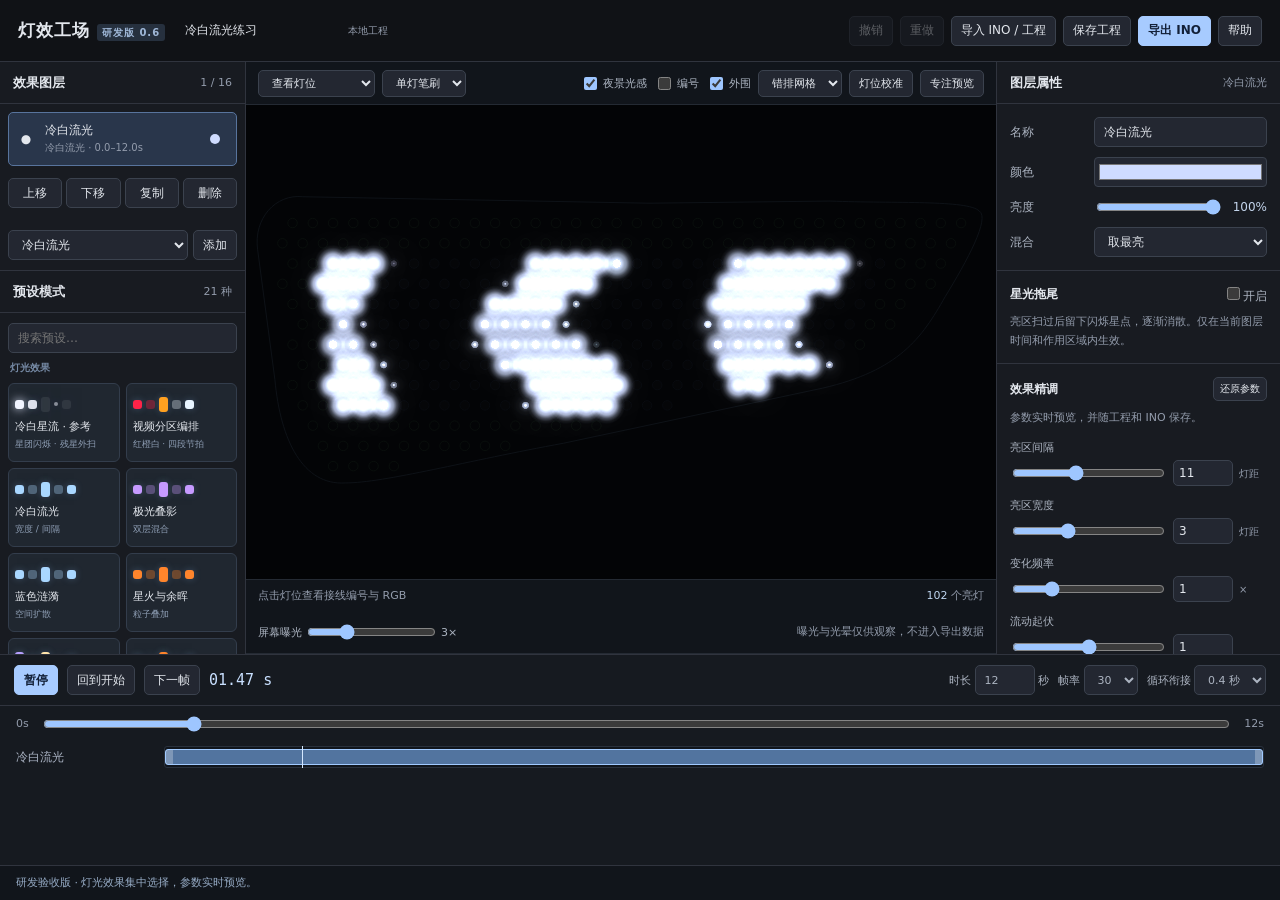
<file: index.html>
<!doctype html>
<html lang="zh-CN"><head><meta charset="utf-8"><meta name="viewport" content="width=device-width,initial-scale=1"><title>灯效工场 · 灯阵动画编辑器</title><meta name="description" content="199 灯异形灯阵模拟器，可编辑灯效图层、火焰与星光参数，本地导入工程和 INO，导出固件算法模块。"><link rel="stylesheet" href="studio.css"></head><body>
<header class="topbar"><div class="brand">灯效工场 <span class="version">研发版 0.6</span></div><div class="titlegroup"><input id="projectName" aria-label="工程名称" value="冷白流光练习"><span id="saveState" class="autosave">本地工程</span></div><div class="actions"><button id="undo" title="Ctrl+Z">撤销</button><button id="redo" title="Ctrl+Y">重做</button><button id="openImport">导入 INO / 工程</button><button id="saveProject">保存工程</button><button id="openExport" class="primary">导出 INO</button><button id="help">帮助</button></div></header>
<main class="workspace">
<aside class="left"><div class="section-head"><h2>效果图层</h2><span id="layerCount"></span></div><div id="layers" class="layer-list"></div><div class="layer-ops"><button id="layerUp">上移</button><button id="layerDown">下移</button><button id="duplicate">复制</button><button id="deleteLayer">删除</button></div><div class="addbar"><select id="addType" aria-label="添加效果类型"><option value="flow">冷白流光</option><option value="scan">柔光流水</option><option value="breathe">渐变呼吸</option><option value="ripple">扩散光环</option><option value="particles">星火粒子</option><option value="paint">静态绘制</option></select><button id="addLayer">添加</button></div><div class="section-head"><h2>预设模式</h2><span id="presetCount"></span></div><div class="preset-search"><input id="presetSearch" type="text" aria-label="搜索预设" placeholder="搜索预设…"></div><div class="preset-list" id="presetList"><button data-preset="flow">冷白流光 <small>视频参考</small></button><button data-preset="aurora">极光叠影 <small>双层混合</small></button><button data-preset="ripple">蓝色涟漪 <small>空间扩散</small></button><button data-preset="sparks">星火与余晖 <small>粒子叠加</small></button><button data-preset="blank">空白画布 <small>自由绘制</small></button></div><p class="left-note">图层从下往上叠加。<br>先选一个效果，再调整右侧参数。<br>替换工程后可用“撤销”返回。</p></aside>
<section class="stage-column"><div class="stage-tools"><div class="inline"><select id="tool" aria-label="画布工具"><option value="inspect">查看灯位</option><option value="paint">画笔 · 加入区域</option><option value="erase">橡皮 · 移出区域</option></select><select id="brush" aria-label="画笔大小"><option value="1">单灯笔刷</option><option value="2">中号笔刷</option><option value="3">大号笔刷</option></select></div><div class="inline"><label title="仅调整屏幕光感，不改变灯珠 RGB 或 INO"><input type="checkbox" id="nightView" checked>夜景光感</label><label><input type="checkbox" id="numbers">编号</label><label><input type="checkbox" id="refs" checked>外围</label><select id="layoutView" aria-label="灯位视图"><option value="grid">错排网格</option><option value="photo">原图对照</option></select><button id="calibrate">灯位校准</button><button id="focus">专注预览</button></div></div><div class="canvas-wrap"><div class="guide" id="canvasGuide">199 个可控灯 · 按照片实际灯位显示</div><canvas id="canvas" aria-label="灯阵画布，可选择灯位或绘制图层区域"></canvas></div><div class="stage-bottom"><span id="pixelInfo">点击灯位查看接线编号与 RGB</span><span><b id="litCount">0</b> 个亮灯</span></div><div class="stage-tools"><label>屏幕曝光 <input id="exposure" type="range" min="1" max="8" step=".5" value="3" aria-label="屏幕曝光"><output id="exposureValue">3×</output></label><small>曝光与光晕仅供观察，不进入导出数据</small></div></section>
<aside class="right"><div class="section-head"><h2>图层属性</h2><span id="typeLabel"></span></div><div id="inspectorEmpty" class="empty hide">添加一个效果图层开始编辑。</div><div id="inspector"><section class="section"><div class="field"><label for="layerName">名称</label><input id="layerName" type="text"></div><div class="field"><label for="color">颜色</label><input id="color" type="color"></div><div class="field"><label for="opacity">亮度</label><div class="range-pair"><input id="opacity" type="range" min="0" max="100" value="100"><output id="opacityValue">100%</output></div></div><div class="field"><label for="blend">混合</label><select id="blend"><option value="max">取最亮</option><option value="add">叠加发光</option><option value="normal">正常覆盖</option></select></div></section>
<section class="section hide" id="patternSection"><h3>图案与样式</h3><div class="field hide" id="textField"><label for="textContent">文字内容</label><input id="textContent" type="text" maxlength="160" placeholder="HELLO / 你好"></div><div class="field hide" id="directionField"><label for="textDirection">播放方式</label><select id="textDirection"><option value="left">向左滚动</option><option value="right">向右滚动</option><option value="still">居中静止</option></select></div><small class="hide" id="textHint">7 点高字形：英文数字更清楚，中文会简化。字号和中心位置在下方调整。</small><div class="field hide" id="glyphField"><label for="glyph">表情样式</label><select id="glyph"></select></div><div class="field hide" id="accentField"><label for="accent">高温颜色</label><input id="accent" type="color"></div><div class="field hide" id="beamsField"><label for="beams">光束数量</label><input id="beams" type="number" min="1" max="12" step="1"></div><div class="field hide" id="patternField"><label for="patternMode">交错方式</label><select id="patternMode"><option value="chase">交错流水</option><option value="checker">棋盘频闪</option><option value="halves">左右交替</option></select></div></section>
<section class="section hide" id="trailSection"><div class="tuning-heading"><h3>星光拖尾</h3><label><input id="trailEnabled" type="checkbox" aria-label="开启星光拖尾">开启</label></div><small>亮区扫过后留下闪烁星点，逐渐消散。仅在当前图层时间和作用区域内生效。</small><div id="trailFields"></div></section><section class="section hide" id="tuningSection"><div class="tuning-heading"><h3>效果精调</h3><button id="resetTuning">还原参数</button></div><small id="tuningHint"></small><div id="tuningFields"></div></section><section class="section" id="motionSection"><h3>运动与形状</h3><div class="field hide" id="geometryField"><label><input type="checkbox" id="geometry">实际灯位校正</label><small>按灯珠位置保持图案比例，补偿错排；关闭可对比旧版效果。</small></div><div class="field"><label for="speed">速度</label><div class="range-pair"><input id="speed" type="range" min="0" max="4" step=".05"><output id="speedValue"></output></div></div><div class="field"><label for="scale">光团大小</label><div class="range-pair"><input id="scale" type="range" min=".25" max="4" step=".05"><output id="scaleValue"></output></div></div><div class="field"><label for="angle">方向</label><div class="range-pair"><input id="angle" type="range" min="-180" max="180"><output id="angleValue"></output></div></div><div class="two-cols"><label>中心 X<input id="cx" type="number" min="0" max="28" step=".5"></label><label>中心 Y<input id="cy" type="number" min="0" max="8" step=".1"></label></div><div class="field" style="margin-top:10px"><label for="seed">随机种子</label><input id="seed" type="number" min="0" max="99999" step="1"></div></section>
<section class="section hide" id="legacySection"><h3>原始 INO 参数</h3><div class="field"><label for="legacyBrightness">BRIGHTNESS</label><input id="legacyBrightness" type="number" min="0" max="23" step="1"></div><div class="field"><label for="legacyInterval">触发间隔</label><input id="legacyInterval" type="number" min="0" max="254" step="1"></div><small>保留原算法；固定种子让拖动时间轴时可复现。</small></section>
<section class="section"><h3>时间与过渡</h3><div class="two-cols"><label>开始 / 秒<input id="start" type="number" min="0" step=".1"></label><label>结束 / 秒<input id="end" type="number" min=".1" step=".1"></label><label>淡入 / 秒<input id="fadeIn" type="number" min="0" max="30" step=".1"></label><label>淡出 / 秒<input id="fadeOut" type="number" min="0" max="30" step=".1"></label></div></section>
<section class="section"><h3>亮度关键帧</h3><small>设置上方亮度，定位时间后记录。<br>关键帧之间自动渐变。</small><button id="addKey" style="width:100%;margin-top:8px">在当前时间记录亮度</button><div id="keys" class="keys"></div></section>
<section class="section"><h3>作用区域 <small id="maskCount"></small></h3><small>用画笔添加灯位，用橡皮移除。<br>区域只限制当前图层。</small><div class="mask-actions"><button id="maskAll">全部灯位</button><button id="maskNone">清空区域</button><button id="maskInvert">反选</button></div></section></div></aside>
</main>
<section class="timeline"><div class="transport"><button id="play" class="primary">暂停</button><button id="restart">回到开始</button><button id="step">下一帧</button><output id="timecode" class="timecode">00.00 s</output><span class="spacer"></span><label>时长 <input id="duration" type="number" value="12" min="1" max="30" step="1"> 秒</label><label>帧率 <select id="fps"><option>10</option><option>20</option><option selected>30</option><option>40</option><option>60</option></select></label><label>循环衔接 <select id="loopFade"><option value="0">无</option><option value=".4" selected>0.4 秒</option><option value="1">1 秒</option><option value="2">2 秒</option></select></label></div><div class="scrub"><small>0s</small><input id="scrub" type="range" min="0" max="359" step="1" value="0" aria-label="时间轴定位"><small id="durationLabel">12s</small></div><div id="tracks" class="tracks"></div></section>
<footer id="status" class="statusbar" role="status">研发验收版 · 灯光效果集中选择，参数实时预览。</footer>
<dialog id="importDialog"><div class="dialog-head"><h2>导入 INO 或工程</h2><button data-close="importDialog">关闭</button></div><div class="dialog-body"><label class="dropzone">选择本地文件，或将文件拖到此处<input id="importFile" type="file" accept=".ino,.h,.json"></label><p><b>完整支持：</b>本编辑器导出的 INO / .h / 工程文件。<br><b>已适配外部代码：</b>你提供的 tuanExplode 粒子 INO。<br>其他 C++ 程序暂不自动编译，导入失败会保留当前工程。</p><label for="sourceText">也可以直接粘贴 INO 源码或工程 JSON</label><textarea id="sourceText" placeholder="#include ..." spellcheck="false"></textarea><div id="importResult" class="notice">文件仅在本机读取，不上传服务器。</div></div><div class="dialog-actions"><button id="loadKnown">填入原始粒子示例</button><button id="importText" class="primary">解析并预览</button></div></dialog>
<dialog id="layoutDialog"><div class="dialog-head"><h2>灯位校准</h2><button data-close="layoutDialog">关闭</button></div><div class="dialog-body"><p>先确认灯位，再检查图案。此网格依据照片重建，尚未用实物尺寸校准。每排按从左到右排列；偏移以一个横向灯距为单位，0.5 表示向右错开半颗灯。</p><label>纵向排距 / 横向灯距<input id="rowGap" type="number" min=".5" max="1.5" step=".01" value="1"></label><small>等边三角排列约为 0.866；照片近似为 1。请按实物间距确认。</small><div id="rowCalibration"></div><small>调整只改变灯位坐标，保留每排灯数和蛇形接线。布局会保存在工程中，并用于导出。</small><p id="calibrationError"></p></div><div class="dialog-actions"><button id="applyLayout" class="primary">应用布局</button></div></dialog><dialog id="exportDialog"><div class="dialog-head"><h2>导出灯效</h2><button data-close="exportDialog">关闭</button></div><div class="dialog-body">
<label class="field" for="exportMode">导出方式<select id="exportMode"><option value="algorithm">算法 + RMT · 小体积</option><option value="frames">逐帧 + RMT · 全效果</option></select></label>
<p id="exportDescription"></p><div id="algorithmOptions" class="export-grid"><label>模块名<input id="moduleName" type="text" value="LampEffect" maxlength="48" aria-label="固件模块名"></label><label id="resourceBudgetField">资源预算 / KiB<input id="resourceBudget" type="number" min="1" max="1024" step="1" value="64" aria-label="效果资源预算 KiB"></label></div>
<div class="export-grid"><label>数据引脚 GPIO<input id="pin" type="number" min="0" max="48" step="1"></label><label>输出亮度 0–255<input id="master" type="number" min="0" max="255" step="1"></label></div>
<div id="exportSummary" class="notice" style="white-space:pre-line"></div><p id="exportTarget"></p><small>算法模式支持火焰、冷白星流、静态绘制及它们的图层编排。其他效果与通用星光拖尾请使用逐帧模式。体积预算检查静态数值资源估算，不能代替原固件编译。</small>
<div id="exportResult"></div><div id="exportSourcePanel" class="hide"><div id="algorithmDownloads" class="inline"><a id="downloadZipLink" download>下载集成包</a><a id="downloadHeaderLink" download>下载头文件</a></div><div class="inline"><a id="downloadInoLink" download="LampEffect.ino">下载 INO</a><button id="copyIno">复制 INO 源码</button></div><details><summary style="margin:12px 0;cursor:pointer">查看生成的完整源码</summary><textarea id="exportSource" readonly aria-label="生成的 INO 源码" spellcheck="false"></textarea></details></div></div><div class="dialog-actions"><button id="exportIno" class="primary">生成并下载 RMT 包</button></div></dialog>
<dialog id="helpDialog"><div class="dialog-head"><h2>从一个效果到一段灯光动画</h2><button data-close="helpDialog">关闭</button></div><div class="dialog-body"><p>1. 从左侧选择效果起点，或添加多种效果图层。<br>2. 选中图层，在右侧调色、速度、大小和时间段。<br>3. 用画笔 / 橡皮限定灯位区域。静态绘制层可直接画图案。<br>4. 拖动时间轴定位，在不同时间记录亮度关键帧。图层时间条可整体拖动，两端可调整起止。<br>5. 保存工程；满意后导出 INO，并可重新导入继续编辑。</p><div class="notice">画面播放按项目帧率采样，与导出帧一致。屏幕曝光和光晕只影响观察。循环衔接将末段渐变回第一帧，可关闭以保留原始末尾。</div><p><kbd>Space</kbd> 播放 / 暂停　<kbd>Ctrl Z</kbd> 撤销　<kbd>Ctrl Y</kbd> 重做<br><kbd>Ctrl S</kbd> 保存工程　<kbd>← / →</kbd> 前后逐帧</p><small>灯效计算、文件解析和导出均在当前浏览器完成，工程文件不会上传到服务器。自动保存仅限当前浏览器；切换网址或设备前，请点击“保存工程”另存文件。</small></div></dialog>
<dialog id="projectDialog"><div class="dialog-head"><h2>保存可编辑工程</h2><button data-close="projectDialog">关闭</button></div><div class="dialog-body"><div id="projectSaveResult" class="notice"></div><div class="inline"><a id="downloadProjectLink" download>手动下载工程文件</a><button id="copyProject">复制工程内容</button></div><textarea id="projectSource" readonly aria-label="工程 JSON 内容"></textarea><small>将内容保存为 .lamp.json，可通过“导入 INO / 工程”继续编辑。</small></div></dialog>
<script src="studio-layout.js"></script><script src="studio-patterns.js?v=head-stars-1"></script><script src="studio-flame.js?v=flame-profile-1"></script><script src="studio-tuning.js?v=head-stars-1"></script><script src="studio-trails.js"></script><script src="studio-sweep-motion.js"></script><script src="studio-head-stars.js?v=head-stars-1"></script><script src="studio-reference-sweep.js?v=head-stars-1"></script><script src="studio-engine.js?v=flame-profile-1"></script><script src="studio-algorithm-flame.js?v=algorithm-export-1"></script><script src="studio-algorithm-sweep.js?v=head-stars-1"></script><script src="studio-algorithm.js?v=head-stars-1"></script><script src="studio-codec.js?v=rmt-export-1"></script><script src="studio-rmt-driver.js?v=rmt-export-1"></script><script src="studio-rmt.js?v=rmt-export-1"></script><script src="studio-optics.js"></script><script src="studio-app.js?v=parameter-input-3"></script>
</body></html>
</file>
<file: studio.css>
:root{color-scheme:dark;--bg:#101216;--panel:#181b21;--line:#30343e;--text:#e3e7ed;--muted:#939cac;--accent:#9ec6ff;font-family:system-ui,"Microsoft YaHei",sans-serif;font-size:12px}*{box-sizing:border-box}body{margin:0;background:var(--bg);color:var(--text)}button,input,select,textarea{font:inherit;color:inherit}button,select,input[type=number],input[type=text]{background:#232731;border:1px solid #3b424e;border-radius:5px;min-height:30px;padding:5px 9px}button{cursor:pointer;white-space:nowrap}button:hover{background:#343c49}button:disabled{opacity:.35;cursor:default}button.primary{color:#132139;background:#a7cbff;border-color:#a7cbff;font-weight:600}button:focus-visible,input:focus-visible,select:focus-visible,textarea:focus-visible{outline:2px solid var(--accent);outline-offset:2px}input[type=range]{accent-color:var(--accent);min-width:0}input[type=checkbox]{accent-color:var(--accent)}input[type=color]{width:38px;height:30px;padding:2px;background:#232731;border:1px solid #3b424e;border-radius:4px}label{color:#acb4c1}small{font-size:11px;color:var(--muted);line-height:1.7}h1,h2,h3,p{margin:0}h2{font-size:13px;font-weight:600}h3{font-size:12px;font-weight:600;margin-bottom:12px}.topbar{min-height:62px;display:flex;align-items:center;gap:16px;padding:10px 18px;border-bottom:1px solid var(--line);flex-wrap:wrap}.brand{font-size:17px;letter-spacing:1px;font-weight:650}.version{font-size:10px;color:#9fb7d7;background:#26303e;padding:3px 5px;border-radius:3px}.titlegroup{display:flex;align-items:center;gap:9px;flex:1}.titlegroup input{max-width:210px;background:transparent;border-color:transparent}.titlegroup input:hover{border-color:#3b424e}.actions,.inline{display:flex;align-items:center;gap:7px;flex-wrap:wrap}.autosave{font-size:10px;color:var(--muted)}.workspace{display:grid;grid-template-columns:210px minmax(340px,1fr) 264px;min-height:430px;height:calc(100dvh - 308px);max-height:860px}.left,.right{background:var(--panel);overflow:auto;min-width:0}.left{border-right:1px solid var(--line)}.right{border-left:1px solid var(--line)}.section-head{height:42px;padding:10px 13px;border-bottom:1px solid var(--line);display:flex;align-items:center;justify-content:space-between}.section-head span{font-size:11px;color:var(--muted)}.layer-list{padding:8px}.layer-row{border:1px solid transparent;display:grid;grid-template-columns:23px 1fr 20px;align-items:center;padding:9px 6px;gap:7px;border-radius:5px;margin-bottom:4px;cursor:pointer;background:#20242c}.layer-row.selected{background:#29364b;border-color:#58749d}.layer-row small{display:block;font-size:10px}.layer-row button{padding:0;min-height:22px;width:22px;background:none;border:0}.layer-row .name{overflow:hidden;text-overflow:ellipsis;white-space:nowrap}.dot{width:10px;height:10px;border-radius:50%;display:block}.layer-ops{display:grid;grid-template-columns:repeat(4,1fr);gap:4px;padding:0 8px 12px}.layer-ops button{padding:4px;min-width:0}.addbar{display:flex;padding:10px 8px;gap:5px;border-bottom:1px solid var(--line)}.addbar select{width:125px;min-width:0;flex:1}.preset-list{display:grid;gap:6px;padding:12px 8px}.preset-list button{text-align:left;display:flex;justify-content:space-between;align-items:center;padding:10px}.preset-list small{font-size:10px}.left-note{padding:12px;line-height:1.7;color:var(--muted);font-size:11px}.stage-column{display:flex;flex-direction:column;min-width:0;background:#11151b}.stage-tools{min-height:43px;display:flex;align-items:center;justify-content:space-between;padding:7px 12px;gap:8px;border-bottom:1px solid #242a33;flex-wrap:wrap}.stage-tools label{display:flex;align-items:center;gap:3px;font-size:11px}.stage-tools button{font-size:11px;min-height:26px}.stage-tools select{max-width:125px;font-size:11px;min-height:26px}.canvas-wrap{flex:1;position:relative;min-height:245px;overflow:hidden}.canvas-wrap canvas{width:100%;height:100%;display:block;touch-action:none}.canvas-wrap .guide{position:absolute;left:14px;top:12px;font-size:10px;color:#768493;pointer-events:none}.stage-bottom{padding:8px 12px;display:flex;justify-content:space-between;gap:6px;flex-wrap:wrap;color:var(--muted);font-size:11px;border-top:1px solid #242a33}.stage-bottom b{font-weight:400;color:#bed4ef}.right .section{padding:13px;border-bottom:1px solid var(--line)}.field{display:grid;grid-template-columns:76px minmax(0,1fr);gap:8px;align-items:center;margin-bottom:10px}.field:last-child{margin-bottom:0}.field>input,.field>select{width:100%;min-width:0}.field input[type=color]{width:100%}.range-pair{display:flex;align-items:center;gap:7px;min-width:0}.range-pair input[type=range]{width:100%;min-width:30px}.range-pair output{width:37px;flex-shrink:0;text-align:right;font-variant-numeric:tabular-nums;color:#c3d4eb}.two-cols{display:grid;grid-template-columns:1fr 1fr;gap:8px}.two-cols label{display:block;font-size:11px}.two-cols input{width:100%;margin-top:5px}.keys{display:flex;flex-direction:column;gap:5px;margin-top:9px}.key{display:flex;gap:5px}.key button:first-child{flex:1;text-align:left}.key button{font-size:11px;min-height:25px}.mask-actions{display:flex;gap:5px;flex-wrap:wrap;margin-top:8px}.mask-actions button{font-size:11px}.timeline{border-top:1px solid var(--line);background:#161a20;min-height:211px}.transport{display:flex;align-items:center;gap:9px;padding:10px 14px;flex-wrap:wrap;border-bottom:1px solid var(--line)}.transport .spacer{flex:1}.transport input[type=number]{width:60px}.transport label{font-size:11px}.timecode{font-family:ui-monospace,Consolas,monospace;font-size:15px;min-width:78px;color:#c9e0ff}.scrub{display:flex;align-items:center;gap:12px;padding:8px 16px}.scrub input{flex:1}.scrub small{font-variant-numeric:tabular-nums}.tracks{max-height:148px;overflow:auto;padding:0 16px 12px}.track{display:grid;grid-template-columns:140px 1fr;gap:8px;align-items:center;height:30px}.track-label{color:#abb4c4;white-space:nowrap;overflow:hidden;text-overflow:ellipsis;cursor:pointer}.track-bed{height:22px;background:#10151c;position:relative;border:1px solid #29313c;border-radius:3px}.clip{position:absolute;top:2px;bottom:2px;background:#405671;border:1px solid #6b8bb6;border-radius:3px;min-width:4px;cursor:grab;touch-action:none}.clip.selected{background:#52749f;border-color:#a1caff}.clip .handle{position:absolute;top:0;bottom:0;width:7px;background:#ffffff40;cursor:ew-resize}.clip .handle.start{left:0}.clip .handle.end{right:0}.clip .keymark{position:absolute;top:5px;height:5px;width:5px;background:#e3efff;transform:rotate(45deg);pointer-events:none}.playhead{position:absolute;top:-1px;bottom:-1px;background:#d5e8ff;width:1px;pointer-events:none}.statusbar{min-height:35px;background:#11151b;border-top:1px solid var(--line);padding:9px 16px;color:#96abc5;font-size:11px}.statusbar.error{color:#ffada5}.focus .workspace{grid-template-columns:minmax(0,1fr)}.focus .left,.focus .right{display:none}.focus .workspace{height:calc(100dvh - 300px);min-height:440px}.empty{padding:22px 12px;color:var(--muted);line-height:1.8}dialog{background:#1c212a;color:var(--text);border:1px solid #4e5a6c;border-radius:10px;width:min(640px,92vw);padding:0;max-height:90vh;overflow:auto}dialog::backdrop{background:#000a}.dialog-head{display:flex;justify-content:space-between;align-items:center;padding:17px 20px;border-bottom:1px solid var(--line)}.dialog-body{padding:20px;display:grid;gap:14px}.dialog-body p{line-height:1.7;color:#b8c1cf}.dialog-body textarea{width:100%;height:190px;resize:vertical;background:#111720;border:1px solid #414b5d;border-radius:5px;padding:10px;font:11px/1.6 ui-monospace,Consolas,monospace}.dialog-actions{display:flex;justify-content:flex-end;gap:8px;padding:12px 20px 18px}.dropzone{border:1px dashed #667995;border-radius:7px;padding:18px;display:block;text-align:center;cursor:pointer;background:#202b3b}.dropzone input{display:block;margin:10px auto 0;width:100%;font-size:12px}.notice{padding:12px;background:#131b27;border-radius:5px;font-size:12px;line-height:1.8;color:#b9c9de}.notice.error{background:#2a191c;color:#ffb8b1}.hide{display:none!important}kbd{font:11px ui-monospace,monospace;padding:2px 5px;border:1px solid #4d596a;border-radius:3px}.export-grid{display:grid;grid-template-columns:1fr 1fr;gap:10px}.export-grid label{display:flex;align-items:center;justify-content:space-between;gap:10px}.export-grid input{width:90px}a{color:#a4caff}@media(max-width:1050px){.workspace{grid-template-columns:172px minmax(300px,1fr) 224px}.topbar{gap:10px;padding:8px 12px}.titlegroup{gap:3px}.titlegroup input{max-width:150px}.right .section{padding:10px}.field{grid-template-columns:62px minmax(0,1fr)}.layer-ops{grid-template-columns:repeat(2,1fr)}}@media(max-width:760px){.workspace{grid-template-columns:150px minmax(250px,1fr);height:auto;max-height:none}.stage-column{min-height:380px}.right{grid-column:1/-1;display:grid;grid-template-columns:1fr 1fr}.right>.section-head{grid-column:1/-1}.left{max-height:480px}.topbar{align-items:flex-start}.titlegroup{flex:1}.actions{width:100%}.track{grid-template-columns:90px 1fr}.focus .workspace{grid-template-columns:1fr}.focus .stage-column{min-height:440px}.transport{gap:6px}.autosave{display:none}}@media(max-width:430px){.workspace{grid-template-columns:130px minmax(230px,1fr)}.right{grid-template-columns:1fr}.brand{font-size:15px}.topbar .version{display:none}.stage-tools{padding:5px}.stage-tools select{max-width:100px}.export-grid{grid-template-columns:1fr}}
.preset-search{padding:10px 8px 0}.preset-search input{width:100%;min-width:0}.preset-list button{display:block;white-space:normal}.preset-list button span{display:block;font-size:12px}.preset-list button small{display:block;margin-top:4px;color:#8e9eb4;line-height:1.4}.preset-category{font-size:10px;color:#7589a4;letter-spacing:1px;margin:10px 4px 1px}.preset-category:first-child{margin-top:0}

/* Keep the physical canvas inside the stage, including focus preview. */
.stage-column{min-height:0}.canvas-wrap canvas{position:absolute;inset:0}#geometryField{grid-template-columns:1fr;gap:4px}

.calibration-row{display:flex;justify-content:space-between;align-items:center;gap:16px;margin:6px 0}.calibration-row input{width:100px}#rowGap{margin-left:12px;width:90px}

/* Compact effect library and effect-specific controls. */
.workspace{grid-template-columns:246px minmax(340px,1fr) 284px}.preset-list{grid-template-columns:repeat(2,minmax(0,1fr));gap:6px;padding:8px}.preset-category{grid-column:1/-1;letter-spacing:0;margin:9px 2px 2px}.preset-list .preset-tile{padding:8px 6px;min-height:79px;border:1px solid #333d4c;background:#202730;text-align:left;border-radius:6px;overflow:hidden}.preset-tile.active{border-color:#9bc9ff;background:#293c55;box-shadow:inset 0 0 0 1px #7696bb}.preset-list .preset-tile span{font-size:11px;line-height:1.5;white-space:normal}.preset-list .preset-tile small{font-size:9px;margin-top:2px;white-space:nowrap;overflow:hidden;text-overflow:ellipsis}.preset-swatch{display:flex;gap:4px;height:20px;align-items:center;margin-bottom:5px}.preset-swatch b{display:block;width:9px;height:9px;border-radius:3px;background:#a9d7ff;box-shadow:0 0 7px #8dc4ff44}.preset-swatch b:nth-child(2n){opacity:.35}.preset-swatch b:nth-child(3){height:15px}.swatch-showcase b:nth-child(-n+2){background:#ff2449}.swatch-showcase b:nth-child(3){background:#ffa222}.swatch-showcase b:nth-child(n+4){background:#e8f4ff}.swatch-showcase b{opacity:1}.swatch-flame b,.swatch-sparks b{background:#ff852c}.swatch-rain b,.swatch-equalizer b{background:#63e9b2}.swatch-aurora b,.swatch-spiral b{background:#c79aff}.tuning-heading{display:flex;justify-content:space-between;align-items:center;margin-bottom:8px}.tuning-heading h3{margin:0}.tuning-heading button{font-size:10px;min-height:24px;padding:3px 6px}.tuning-field{margin-top:12px}.tuning-field>label{display:block;font-size:11px;margin-bottom:5px}.tuning-pair{display:flex;gap:6px;align-items:center}.tuning-pair input[type=range]{flex:1;width:60px}.tuning-pair input[type=number]{width:60px;min-height:26px;padding:3px 5px}.tuning-pair small{width:28px;font-size:10px}.tuning-field input[type=color]{width:100%;height:26px}
@media(max-width:1100px){.workspace{grid-template-columns:206px minmax(300px,1fr) 244px}}
@media(max-width:760px){.workspace{grid-template-columns:190px minmax(250px,1fr)}.preset-list .preset-tile{min-height:74px}.right{grid-column:1/-1}}

.trail-color{display:grid;gap:8px;margin-top:14px}.trail-color>label{font-size:11px}.trail-color input[type=color]{width:100%}.swatch-magic-comet b{background:#ffe5ad}.swatch-magic-comet b:first-child{background:#b7a0ff;height:15px}.swatch-magic-comet b:nth-child(2){opacity:.8}.swatch-magic-comet b:nth-child(4){opacity:.25}

.swatch-whiteSweep b{background:#f1f4ff;opacity:.08}.swatch-whiteSweep b:nth-child(1){opacity:1;box-shadow:0 0 10px #e1e7ff}.swatch-whiteSweep b:nth-child(2){opacity:.9}.swatch-whiteSweep b:nth-child(4){opacity:.5;width:4px;height:4px}

.reference-review-link{display:block;font-size:11px;margin-top:10px}
.tuning-toggle{display:flex;align-items:center;justify-content:space-between;min-height:32px;padding:6px 0}.tuning-toggle>label{margin:0;cursor:pointer}.tuning-toggle>input{width:17px;height:17px;cursor:pointer}
.sweep-tuning-group{border-top:1px solid #35404d;margin-top:14px}.sweep-tuning-group>summary{cursor:pointer;font-size:12px;font-weight:600;color:#dce6f4;padding:12px 0 4px;list-style-position:inside}.sweep-tuning-group>summary::marker{color:#879ab4}.sweep-tuning-group:not([open])>summary{padding-bottom:10px}.sweep-tuning-body{padding:2px 0 3px}.sweep-group-hint{font-size:10px;color:#9ba8b9;line-height:1.65;margin:6px 0 10px}.sweep-speed-curve{background:#141b24;border:1px solid #303d50;border-radius:6px;padding:8px 6px 2px;margin:10px 0 14px}.sweep-curve-title{display:flex;align-items:center;justify-content:space-between;padding:0 4px;font-size:10px;color:#cedcf0}.sweep-curve-title small{font-size:9px;color:#8b9cb3}.sweep-speed-curve svg{display:block;width:100%;height:auto}.sweep-speed-curve svg text{font:9px system-ui;fill:#899bb4}.sweep-curve-axis{fill:none;stroke:#41516a;stroke-width:1}.sweep-curve-guide{fill:none;stroke:#37465d;stroke-width:1;stroke-dasharray:3 4}.sweep-curve-line{fill:none;stroke:#b8d7ff;stroke-width:1.8;stroke-linecap:round;stroke-linejoin:round}.sweep-speed-curve>small{display:block;font-size:10px;color:#9ba8b9;padding:3px 3px 7px}
</file>
